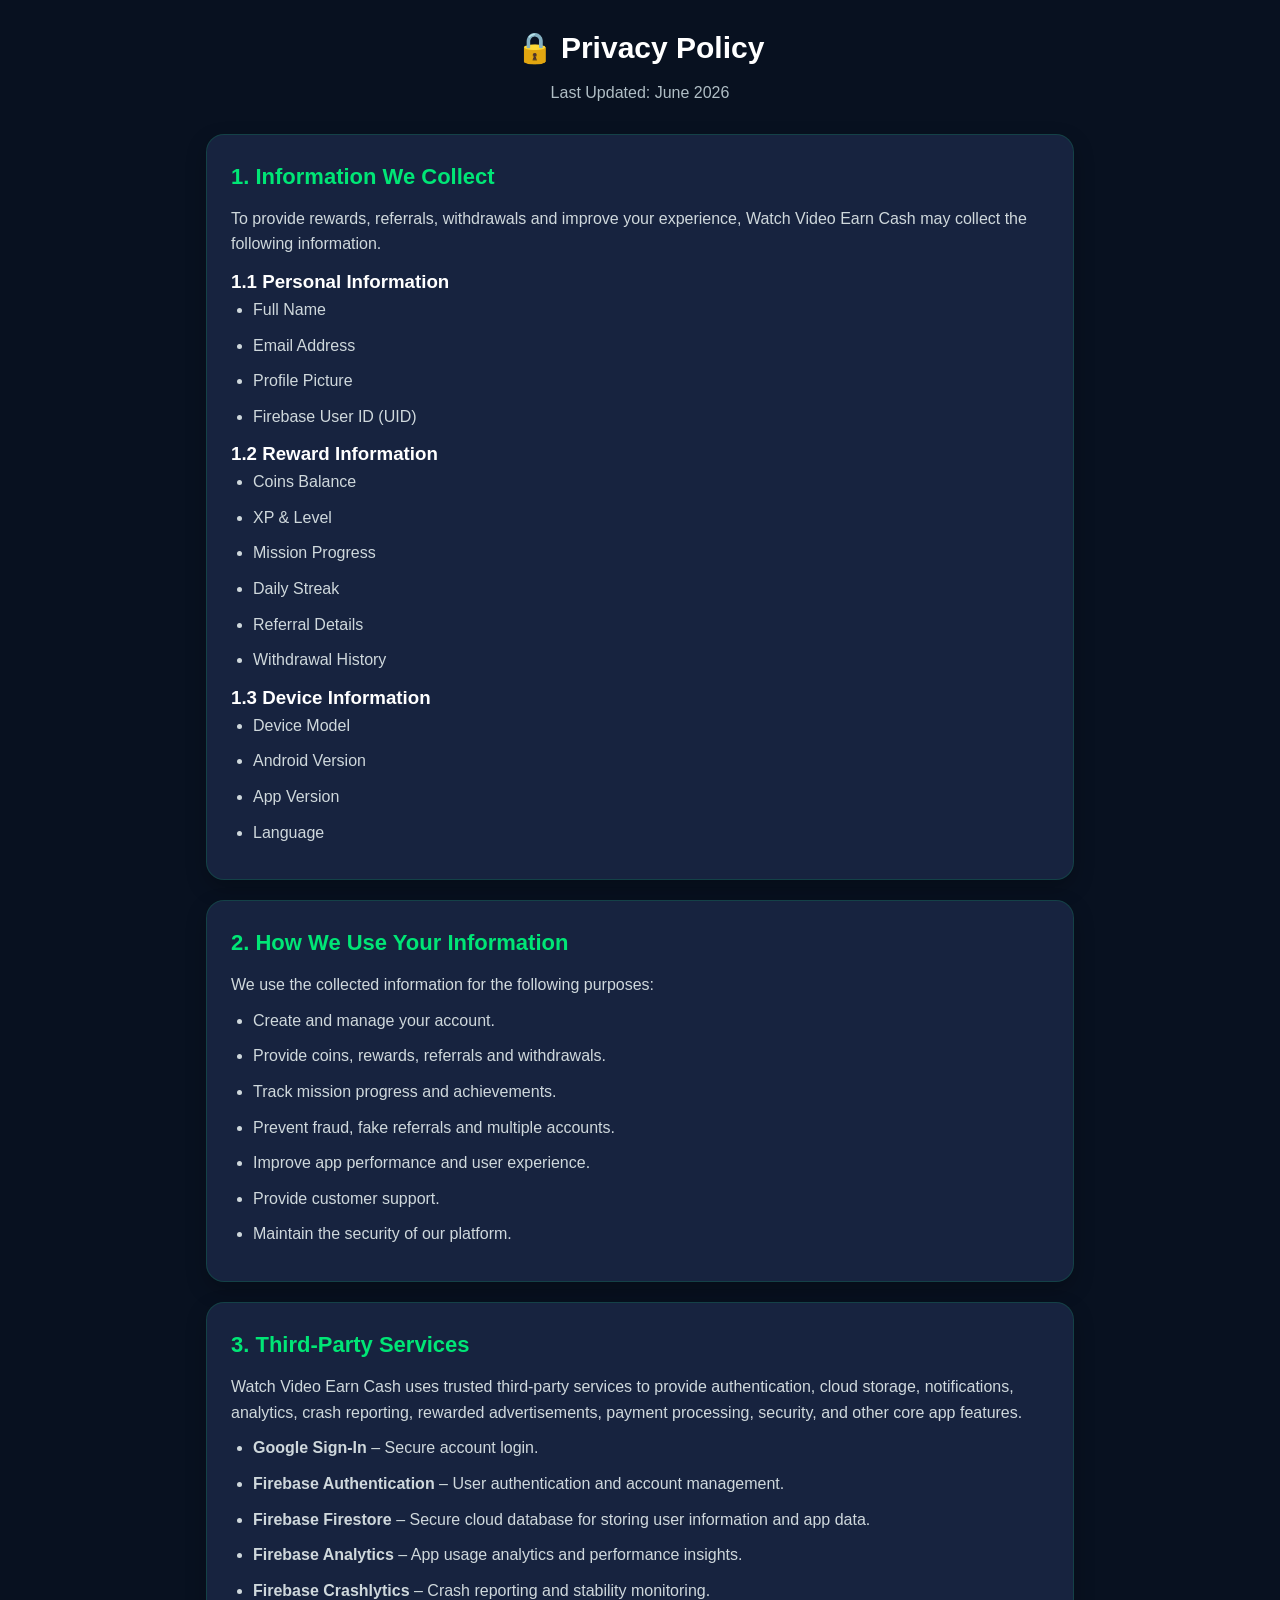
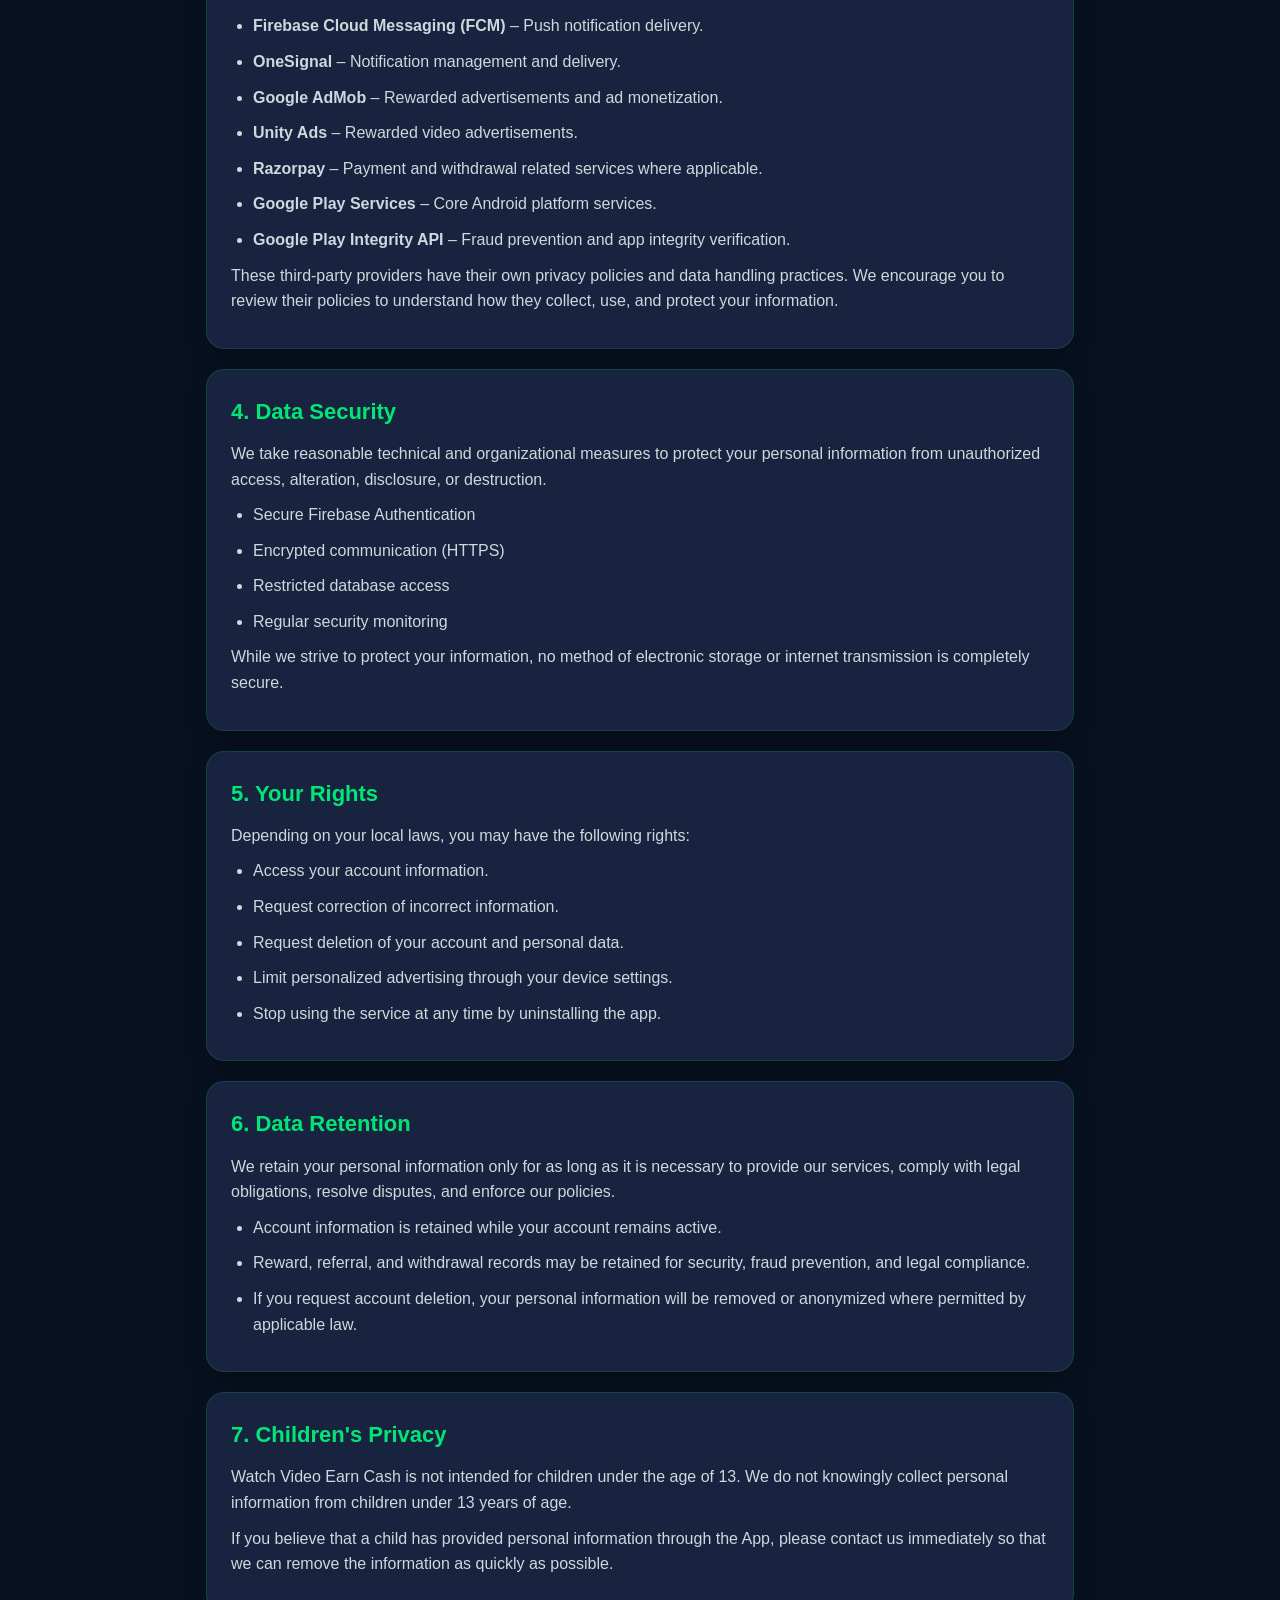
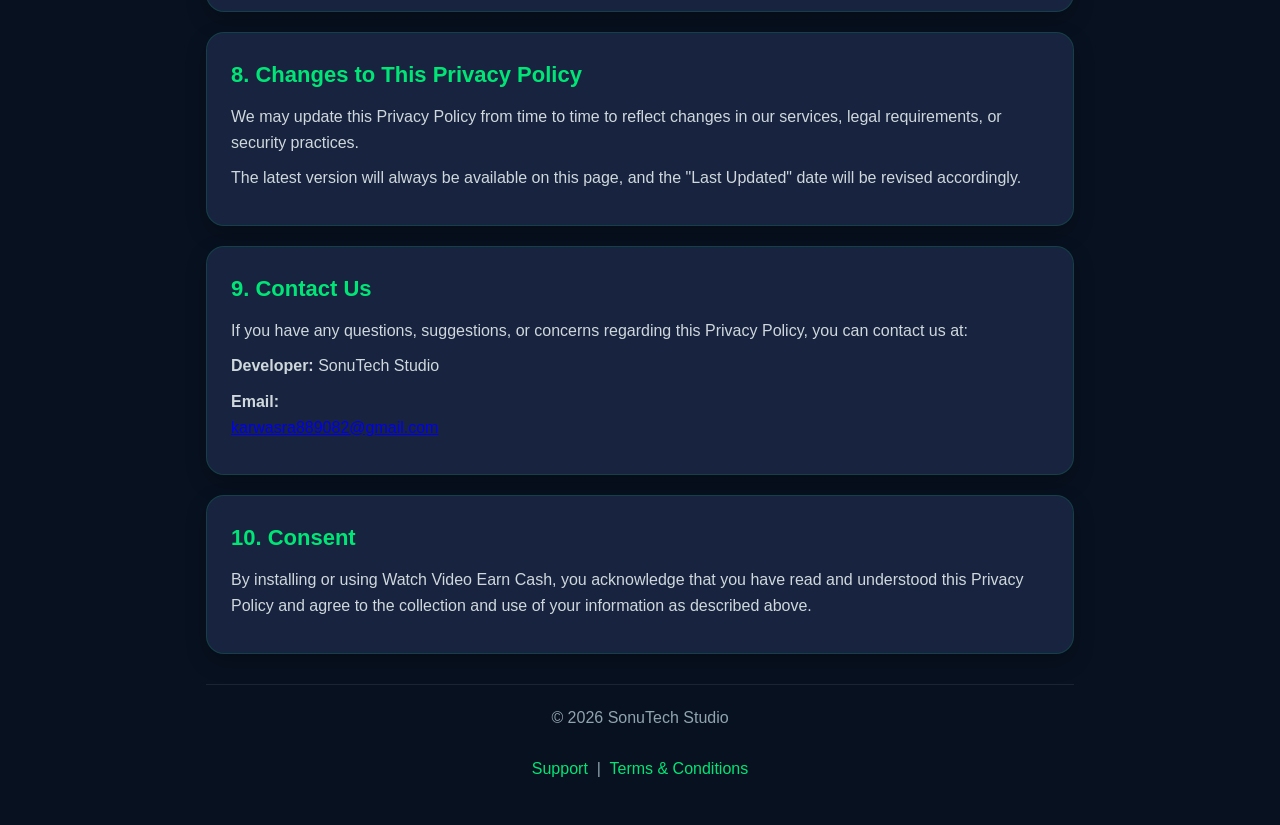
<file: privacy.html>
<!DOCTYPE html>
<html lang="en">

<head>

    <meta charset="UTF-8">

    <meta name="viewport"
          content="width=device-width, initial-scale=1.0">

    <title>Privacy Policy | Watch Video Earn Cash</title>

    <link rel="stylesheet" href="css/style.css">

</head>

<body>

<div class="container">

    <h1>🔒 Privacy Policy</h1>

   <p class="subtitle">

Last Updated: June 2026

</p>


    <div class="card">
<h2>1. Information We Collect</h2>

<p>
    To provide rewards, referrals, withdrawals and improve your experience,
    Watch Video Earn Cash may collect the following information.
</p>

<h3>1.1 Personal Information</h3>

<ul>
    <li>Full Name</li>
    <li>Email Address</li>
    <li>Profile Picture</li>
    <li>Firebase User ID (UID)</li>
</ul>

<h3>1.2 Reward Information</h3>

<ul>
    <li>Coins Balance</li>
    <li>XP & Level</li>
    <li>Mission Progress</li>
    <li>Daily Streak</li>
    <li>Referral Details</li>
    <li>Withdrawal History</li>
</ul>

<h3>1.3 Device Information</h3>

<ul>
    <li>Device Model</li>
    <li>Android Version</li>
    <li>App Version</li>
    <li>Language</li>
</ul>
</div>

<div class="card">
<h2>2. How We Use Your Information</h2>

<p>
    We use the collected information for the following purposes:
</p>

<ul>

    <li>Create and manage your account.</li>

    <li>Provide coins, rewards, referrals and withdrawals.</li>

    <li>Track mission progress and achievements.</li>

    <li>Prevent fraud, fake referrals and multiple accounts.</li>

    <li>Improve app performance and user experience.</li>

    <li>Provide customer support.</li>

    <li>Maintain the security of our platform.</li>

</ul>
</div>
  
<div class="card">
<h2>3. Third-Party Services</h2>

<p>
    Watch Video Earn Cash uses trusted third-party services to provide authentication, cloud storage, notifications, analytics, crash reporting, rewarded advertisements, payment processing, security, and other core app features.
</p>

<ul>

    <li><strong>Google Sign-In</strong> – Secure account login.</li>

    <li><strong>Firebase Authentication</strong> – User authentication and account management.</li>

    <li><strong>Firebase Firestore</strong> – Secure cloud database for storing user information and app data.</li>

    <li><strong>Firebase Analytics</strong> – App usage analytics and performance insights.</li>

    <li><strong>Firebase Crashlytics</strong> – Crash reporting and stability monitoring.</li>

    <li><strong>Firebase Cloud Messaging (FCM)</strong> – Push notification delivery.</li>

    <li><strong>OneSignal</strong> – Notification management and delivery.</li>

    <li><strong>Google AdMob</strong> – Rewarded advertisements and ad monetization.</li>

    <li><strong>Unity Ads</strong> – Rewarded video advertisements.</li>

    <li><strong>Razorpay</strong> – Payment and withdrawal related services where applicable.</li>

    <li><strong>Google Play Services</strong> – Core Android platform services.</li>

    <li><strong>Google Play Integrity API</strong> – Fraud prevention and app integrity verification.</li>

</ul>

<p>
    These third-party providers have their own privacy policies and data handling practices. We encourage you to review their policies to understand how they collect, use, and protect your information.
</p>
</div>

<div class="card">
<h2>4. Data Security</h2>

<p>

    We take reasonable technical and organizational measures
    to protect your personal information from unauthorized
    access, alteration, disclosure, or destruction.

</p>

<ul>

    <li>Secure Firebase Authentication</li>

    <li>Encrypted communication (HTTPS)</li>

    <li>Restricted database access</li>

    <li>Regular security monitoring</li>

</ul>

<p>

    While we strive to protect your information,
    no method of electronic storage or internet
    transmission is completely secure.

</p>
</div>

<div class="card">
<h2>5. Your Rights</h2>

<p>
    Depending on your local laws, you may have the following rights:

</p>

<ul>

    <li>Access your account information.</li>

    <li>Request correction of incorrect information.</li>

    <li>Request deletion of your account and personal data.</li>

    <li>Limit personalized advertising through your device settings.</li>

    <li>Stop using the service at any time by uninstalling the app.</li>

</ul>
</div>

<div class="card">
<h2>6. Data Retention</h2>

<p>
    We retain your personal information only for as long as it is necessary
    to provide our services, comply with legal obligations, resolve disputes,
    and enforce our policies.
</p>

<ul>

    <li>Account information is retained while your account remains active.</li>

    <li>Reward, referral, and withdrawal records may be retained for security, fraud prevention, and legal compliance.</li>

    <li>If you request account deletion, your personal information will be removed or anonymized where permitted by applicable law.</li>

</ul>
</div>

<div class="card">
<h2>7. Children's Privacy</h2>

<p>
    Watch Video Earn Cash is not intended for children under the age of 13.
    We do not knowingly collect personal information from children under 13 years of age.
</p>

<p>
    If you believe that a child has provided personal information through the App,
    please contact us immediately so that we can remove the information as quickly as possible.
</p>
</div>

<div class="card">
<h2>8. Changes to This Privacy Policy</h2>

<p>

    We may update this Privacy Policy from time to time
    to reflect changes in our services, legal requirements,
    or security practices.

</p>

<p>

    The latest version will always be available on this page,
    and the "Last Updated" date will be revised accordingly.

</p>
</div>

<div class="card">
<h2>9. Contact Us</h2>

<p>

    If you have any questions, suggestions, or concerns
    regarding this Privacy Policy, you can contact us at:

</p>

<p>

    <strong>Developer:</strong> SonuTech Studio

</p>

<p>

    <strong>Email:</strong><br>

    <a href="mailto:karwasra889082@gmail.com">
        karwasra889082@gmail.com
    </a>

</p>
</div>

<div class="card">
<h2>10. Consent</h2>

<p>

    By installing or using Watch Video Earn Cash,
    you acknowledge that you have read and understood
    this Privacy Policy and agree to the collection
    and use of your information as described above.

</p>
</div>


    <div class="footer">

        © 2026 SonuTech Studio

        <br><br>

        <a href="support.html">Support</a>

        &nbsp;|&nbsp;

        <a href="terms.html">Terms & Conditions</a>

    </div>

</div>

</body>

</html>
</file>
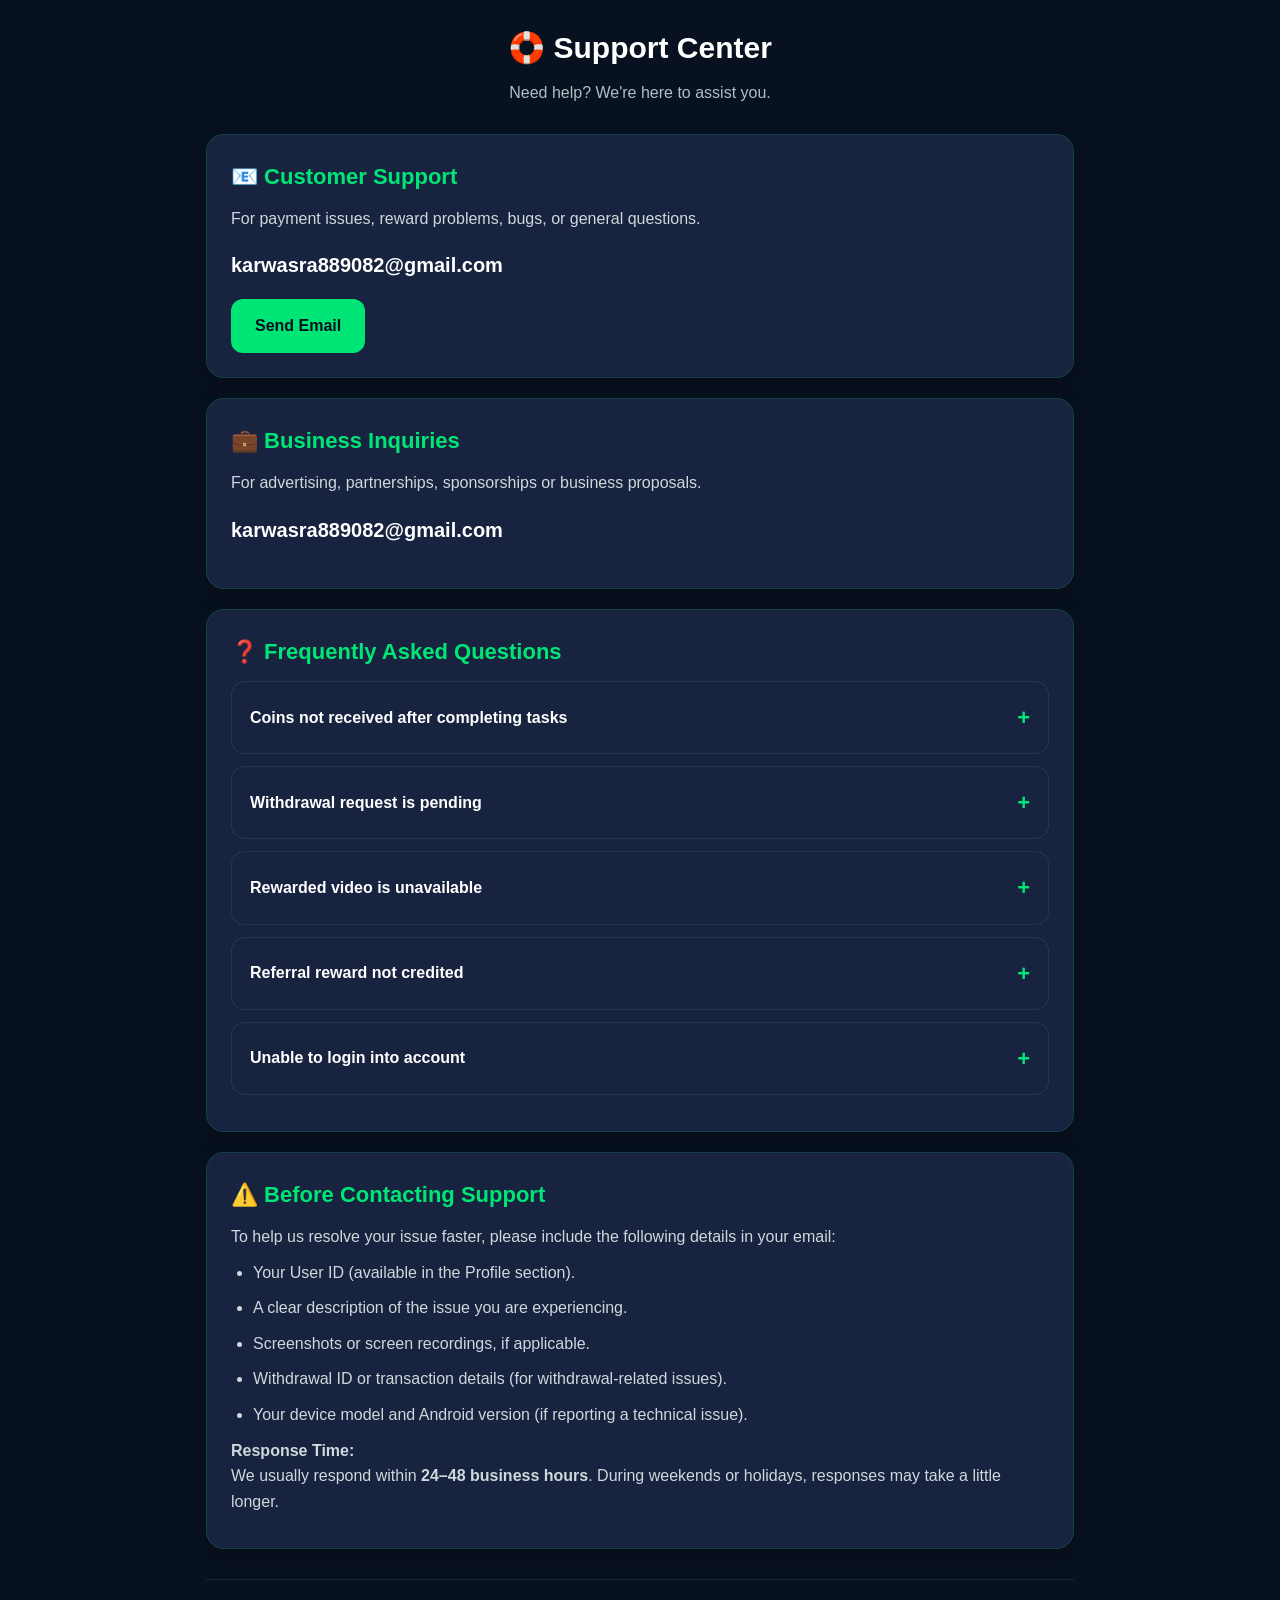
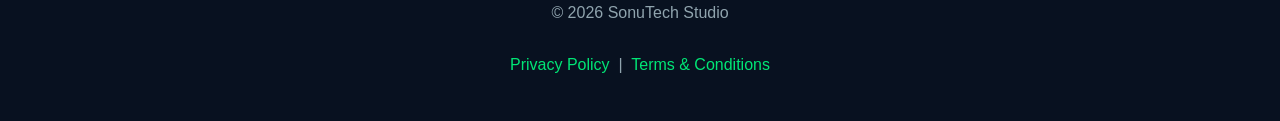
<file: support.html>
<!DOCTYPE html>
<html lang="en">

<head>
    <meta charset="UTF-8">
    <meta name="viewport"
        content="width=device-width, initial-scale=1.0">
    <title>Support | Watch Video Earn Cash</title>
    <link rel="stylesheet" href="css/style.css">
</head>

<body>
<div class="container">
    <h1>🛟 Support Center</h1>
    <p class="subtitle">
        Need help? We're here to assist you.
    </p>
    <div class="card">
        <h2>📧 Customer Support</h2>
        <p>
            For payment issues, reward problems,
            bugs, or general questions.
        </p>

        <div class="email">
            karwasra889082@gmail.com
        </div>

<a class="button"
   href="mailto:karwasra889082@gmail.com">
    Send Email
</a>
    </div>

    <div class="card">
        <h2>💼 Business Inquiries</h2>
        <p>
            For advertising, partnerships,
            sponsorships or business proposals.
        </p>

        <div class="email">
            karwasra889082@gmail.com
        </div>
    </div>

   <div class="card">
    <h2>❓ Frequently Asked Questions</h2>

    <div class="faq-item">
        <div class="faq-question">
            Coins not received after completing tasks
        </div>

        <div class="faq-answer">
            Rewards are usually credited within a few minutes after successful task completion.
            If you still haven't received your coins, please contact our support team with your User ID.
        </div>
    </div>

    <div class="faq-item">
        <div class="faq-question">
            Withdrawal request is pending
        </div>

        <div class="faq-answer">
            Withdrawals are reviewed manually for security reasons.
            Most requests are processed within 24–72 hours.
        </div>
    </div>
       
    <div class="faq-item">
        <div class="faq-question">
            Rewarded video is unavailable
        </div>

        <div class="faq-answer">
            Please check your internet connection and try again later.
            Sometimes ad availability depends on your region and advertiser inventory.
        </div>
    </div>

    <div class="faq-item">
        <div class="faq-question">
            Referral reward not credited
        </div>

        <div class="faq-answer">
            Referral rewards are credited only after the invited user completes all required conditions.
            Duplicate or fraudulent referrals are not eligible.
        </div>
    </div>

    <div class="faq-item">
        <div class="faq-question">
            Unable to login into account
        </div>
        <div class="faq-answer">
            Make sure you're using the correct Google account and have a stable internet connection.
            If the problem continues, contact support.
        </div>
    </div>
</div>

<div class="card">
<h2>⚠️ Before Contacting Support</h2>
<p>
    To help us resolve your issue faster, please include the following details in your email:
</p>
<ul>
    <li>Your User ID (available in the Profile section).</li>
    <li>A clear description of the issue you are experiencing.</li>
    <li>Screenshots or screen recordings, if applicable.</li>
    <li>Withdrawal ID or transaction details (for withdrawal-related issues).</li>
    <li>Your device model and Android version (if reporting a technical issue).</li>
</ul>
<p>
    <strong>Response Time:</strong><br>
    We usually respond within <strong>24–48 business hours</strong>.
    During weekends or holidays, responses may take a little longer.
</p>
</div>
    
    <div class="footer">
        © 2026 SonuTech Studio
        <br><br>
        <a href="privacy.html">
            Privacy Policy
        </a>
        &nbsp;|&nbsp;
        <a href="terms.html">
            Terms & Conditions
        </a>
    </div>
</div>
    <script src="js/script.js"></script>
</body>
</html>
</file>
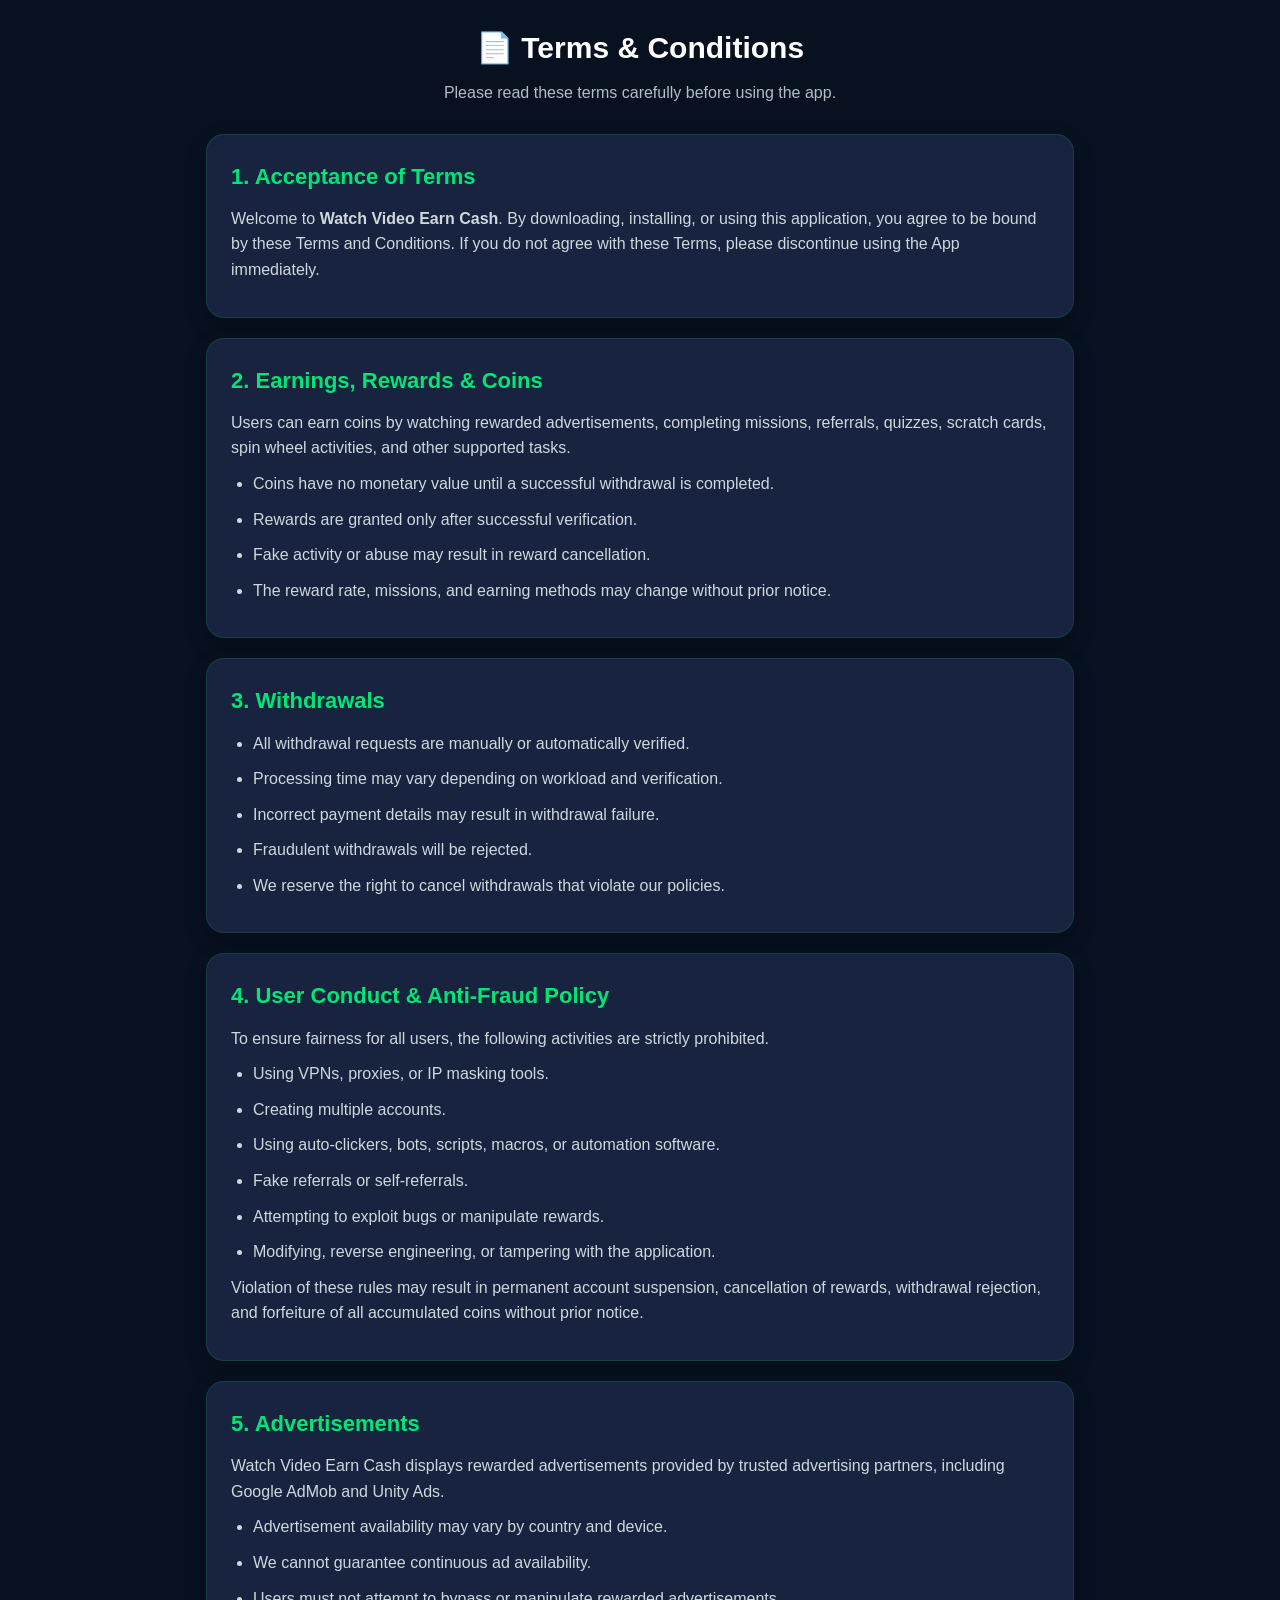
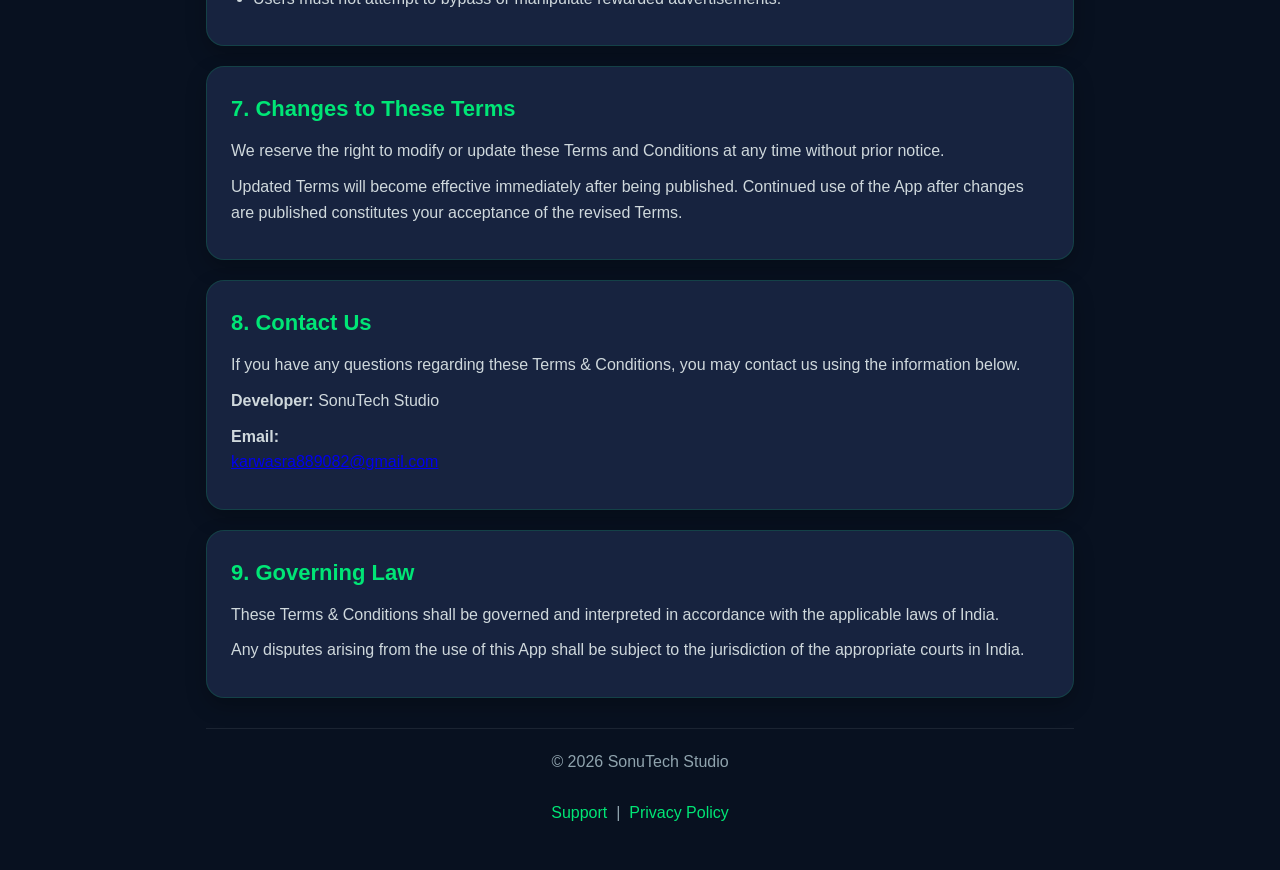
<file: terms.html>
<!DOCTYPE html>
<html lang="en">

<head>
    <meta charset="UTF-8">
    <meta name="viewport"
          content="width=device-width, initial-scale=1.0">
    <title>Terms & Conditions | Watch Video Earn Cash</title>
    <link rel="stylesheet" href="css/style.css">
</head>
<body>

<div class="container">
    <h1>📄 Terms & Conditions</h1>
    <p class="subtitle">
        Please read these terms carefully before using the app.
    </p>

<div class="card">
<h2>1. Acceptance of Terms</h2>
<p>
    Welcome to <strong>Watch Video Earn Cash</strong>.
    By downloading, installing, or using this application,
    you agree to be bound by these Terms and Conditions.
    If you do not agree with these Terms,
    please discontinue using the App immediately.
</p>
</div>

<div class="card">
<h2>2. Earnings, Rewards & Coins</h2>
<p>
    Users can earn coins by watching rewarded advertisements,
    completing missions, referrals, quizzes,
    scratch cards, spin wheel activities,
    and other supported tasks.
</p>
<ul>
    <li>Coins have no monetary value until a successful withdrawal is completed.</li>
    <li>Rewards are granted only after successful verification.</li>
    <li>Fake activity or abuse may result in reward cancellation.</li>
    <li>The reward rate, missions, and earning methods may change without prior notice.</li>
</ul>
</div>

<div class="card">
<h2>3. Withdrawals</h2>
<ul>
    <li>All withdrawal requests are manually or automatically verified.</li>
    <li>Processing time may vary depending on workload and verification.</li>
    <li>Incorrect payment details may result in withdrawal failure.</li>
    <li>Fraudulent withdrawals will be rejected.</li>
    <li>We reserve the right to cancel withdrawals that violate our policies.</li>
</ul>
</div>

<div class="card">
<h2>4. User Conduct & Anti-Fraud Policy</h2>
<p>
    To ensure fairness for all users, the following activities are strictly prohibited.
</p>
<ul>
    <li>Using VPNs, proxies, or IP masking tools.</li>
    <li>Creating multiple accounts.</li>
    <li>Using auto-clickers, bots, scripts, macros, or automation software.</li>
    <li>Fake referrals or self-referrals.</li>
    <li>Attempting to exploit bugs or manipulate rewards.</li>
    <li>Modifying, reverse engineering, or tampering with the application.</li>
</ul>
<p>
    Violation of these rules may result in permanent account suspension,
    cancellation of rewards, withdrawal rejection,
    and forfeiture of all accumulated coins without prior notice.
</p>
</div>

<div class="card">
<h2>5. Advertisements</h2>
<p>
    Watch Video Earn Cash displays rewarded advertisements provided by trusted advertising partners,
    including Google AdMob and Unity Ads.
</p>
<ul>
    <li>Advertisement availability may vary by country and device.</li>
    <li>We cannot guarantee continuous ad availability.</li>
    <li>Users must not attempt to bypass or manipulate rewarded advertisements.</li>
</ul>
</div>
    
<div class="card">
<h2>7. Changes to These Terms</h2>
<p>
    We reserve the right to modify or update these Terms and Conditions
    at any time without prior notice.
</p>
<p>
    Updated Terms will become effective immediately after being published.
    Continued use of the App after changes are published
    constitutes your acceptance of the revised Terms.
</p>
</div>
    
<div class="card">
<h2>8. Contact Us</h2>
<p>
    If you have any questions regarding these Terms & Conditions,
    you may contact us using the information below.
</p>
<p>
    <strong>Developer:</strong>
    SonuTech Studio
</p>
<p>
    <strong>Email:</strong><br>
    <a href="mailto:karwasra889082@gmail.com">
        karwasra889082@gmail.com
    </a>
</p>
</div>

<div class="card">
<h2>9. Governing Law</h2>
<p>
    These Terms & Conditions shall be governed and interpreted
    in accordance with the applicable laws of India.
</p>
<p>
    Any disputes arising from the use of this App shall be subject
    to the jurisdiction of the appropriate courts in India.
</p>
</div>

<div class="footer">
        © 2026 SonuTech Studio
        <br><br>
        <a href="support.html">Support</a>
        &nbsp;|&nbsp;
        <a href="privacy.html">Privacy Policy</a>
    </div>
</div>
</body>
</html>
</file>
<file: css/style.css>
*{
    margin:0;
    padding:0;
    box-sizing:border-box;
    font-family:Arial,Helvetica,sans-serif;
}

body{
    background:#081120;
    color:#fff;
    line-height:1.6;
}

.container{
    max-width:900px;
    margin:auto;
    padding:24px 16px;
}

.card{
    background:#17233F;
    border-radius:18px;
    padding:24px;
    margin-bottom:20px;
    border:1px solid rgba(0,230,118,.15);
    box-shadow:0 8px 20px rgba(0,0,0,.25);
}

h1{
    text-align:center;
    font-size:30px;
    margin-bottom:8px;
}

.subtitle{
    text-align:center;
    color:#B0BEC5;
    margin-bottom:28px;
}

h2{
    color:#00E676;
    margin-bottom:12px;
    font-size:22px;
}

p{
    color:#CFD8DC;
    margin-bottom:10px;
}

ul{
    margin-left:22px;
    color:#CFD8DC;
}

li{
    margin-bottom:10px;
}

.email{
    font-size:20px;
    font-weight:bold;
    color:#fff;
    margin:18px 0;
    word-break:break-word;
}

.button{
    display:inline-block;
    text-decoration:none;
    background:#00E676;
    color:#081120;
    font-weight:bold;
    padding:14px 24px;
    border-radius:12px;
    transition:.25s;
}

.button:hover{
    transform:translateY(-2px);
}

.footer{
    text-align:center;
    color:#90A4AE;
    margin-top:30px;
    padding:20px 0;
    border-top:1px solid rgba(255,255,255,.08);
}

.footer a{
    color:#00E676;
    text-decoration:none;
}

.footer a:hover{
    text-decoration:underline;
}

@media(max-width:600px){

    h1{
        font-size:24px;
    }

    .card{
        padding:18px;
    }

    h2{
        font-size:19px;
    }

    .email{
        font-size:17px;
    }
}
.faq-item{

    background:#17233F;

    border:1px solid rgba(255,255,255,.08);

    border-radius:14px;

    margin-bottom:12px;

    overflow:hidden;
}

.faq-question{

    cursor:pointer;

    padding:18px;

    font-weight:bold;

    display:flex;

    justify-content:space-between;

    align-items:center;
}

.faq-question::after{

    content:"+";

    font-size:22px;

    color:#00E676;
}

.faq-answer{

    max-height:0;

    overflow:hidden;

    transition:.3s ease;

    color:#CFD8DC;

    padding:0 18px;
}

.faq-item.active .faq-answer{

    max-height:200px;

    padding:0 18px 18px;
}

.faq-item.active .faq-question::after{

    content:"−";
}
</file>
